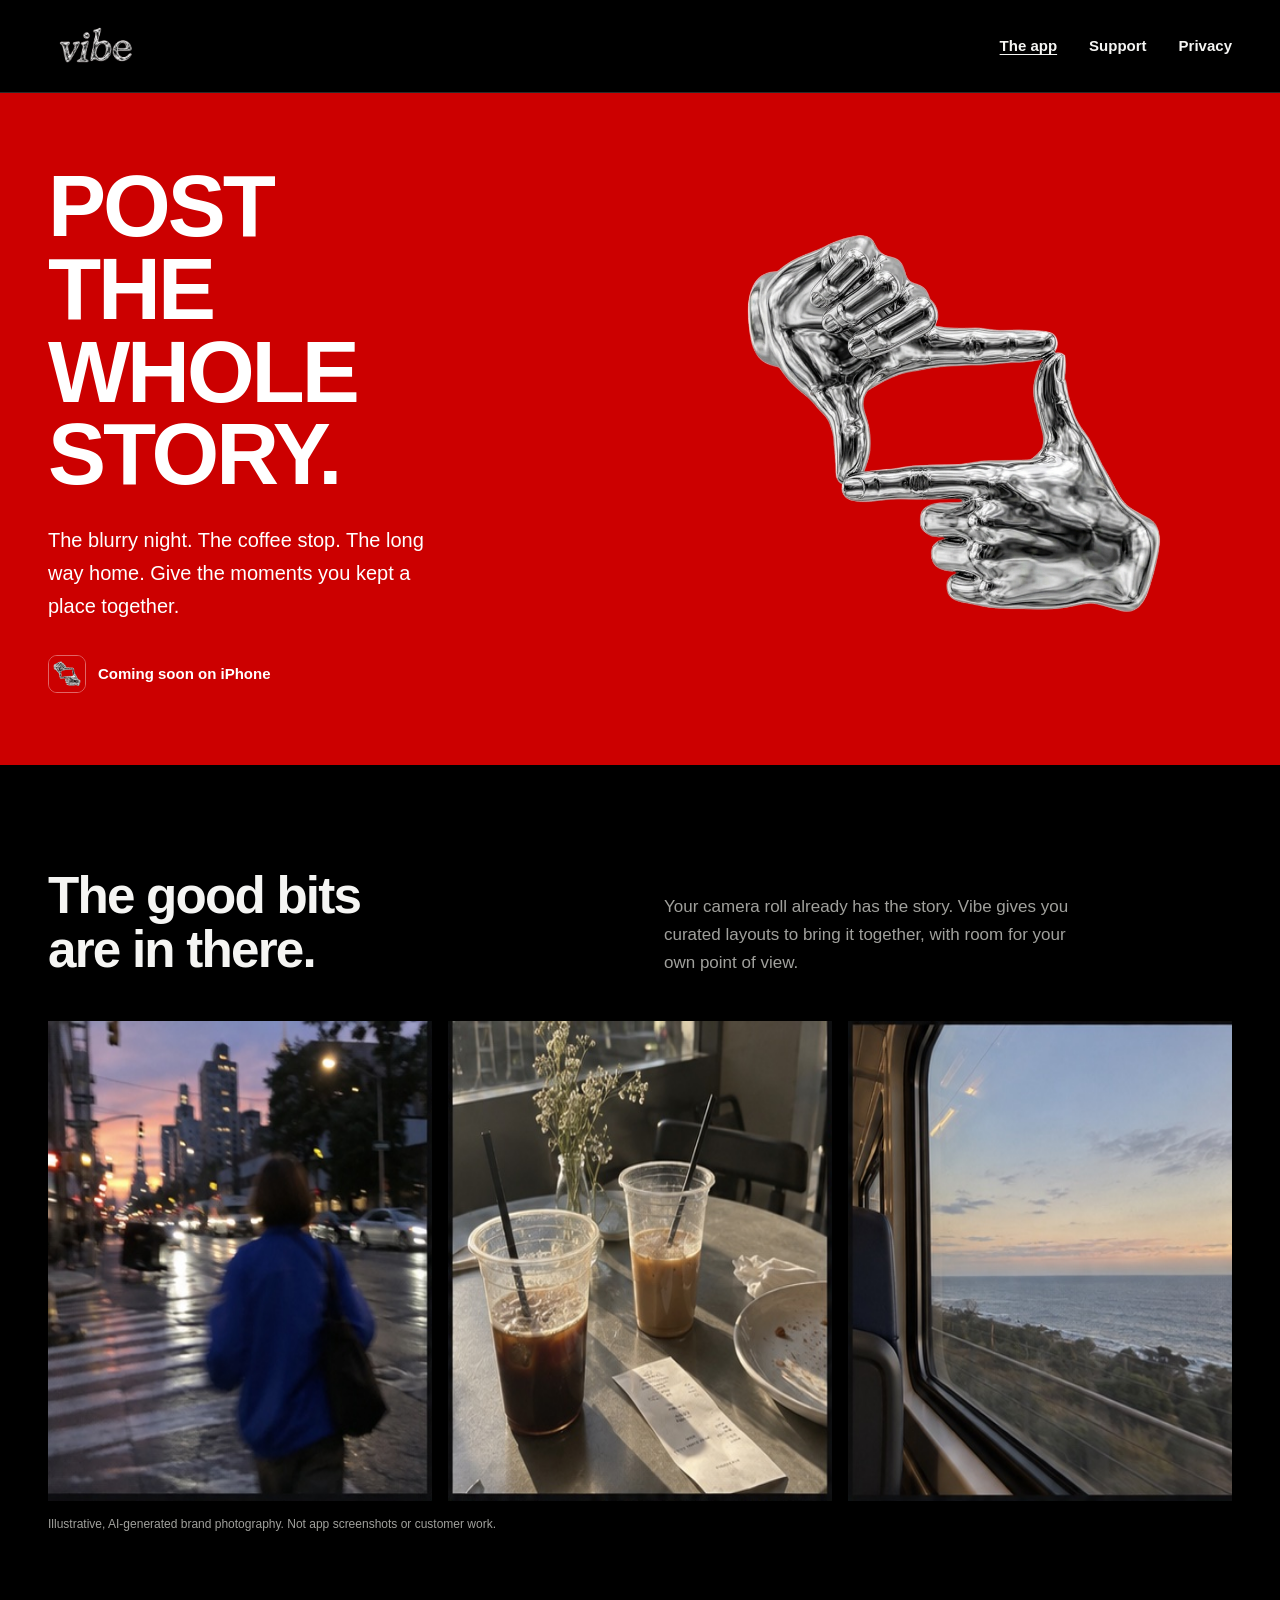
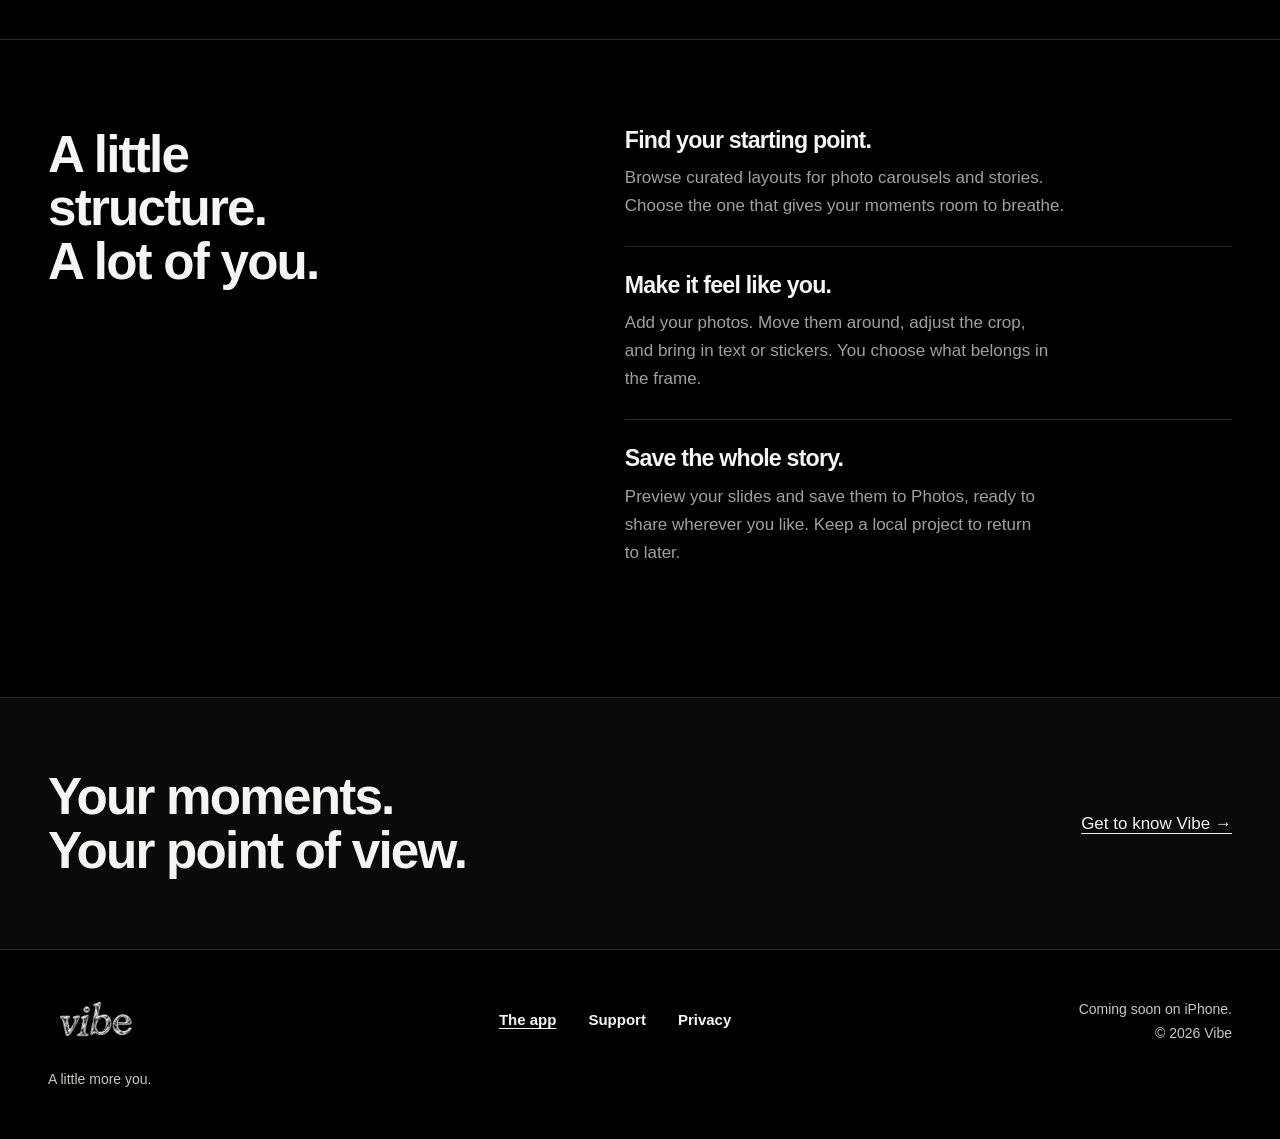
<file: site/index.html>
<!doctype html>
<html lang="en">
<head>
  <meta charset="utf-8">
  <meta name="viewport" content="width=device-width, initial-scale=1">
  <meta name="theme-color" content="#CC0000">
  <meta name="description" content="Turn your camera-roll moments into photo carousels and stories. Choose a layout, make it yours, and save your slides. Coming soon on iPhone.">
  <meta property="og:title" content="Vibe — Post the whole story">
  <meta property="og:description" content="Turn your camera-roll moments into photo carousels and stories. Choose a layout, make it yours, and save your slides. Coming soon on iPhone.">
  <meta property="og:type" content="website">
  <title>Vibe — Post the whole story</title>
  <link rel="icon" href="./assets/vibe-app-icon.png" type="image/png">
  <link rel="stylesheet" href="./assets/site.css">
</head>
<body class="home">
  <a class="skip-link" href="#main">Skip to content</a>
  <header class="site-header"><div class="wrap header-inner">
    <a class="logo-link" href="./" aria-label="Vibe home"><img class="logo-img" src="./assets/vibe-logo.png" width="2095" height="996" alt="Vibe"></a>
    <nav aria-label="Main navigation"><a href="./" aria-current="page">The app</a><a href="./support/">Support</a><a href="./privacy/">Privacy</a></nav>
  </div></header>
  <main id="main" tabindex="-1">
<section class="hero" aria-labelledby="hero-title"><div class="wrap hero-grid">
  <div class="hero-copy"><h1 id="hero-title">Post the whole story.</h1>
    <p>The blurry night. The coffee stop. The long way home. Give the moments you kept a place together.</p>
    <div class="launch-note"><img src="./assets/vibe-app-icon.png" width="38" height="38" alt=""><span>Coming soon on iPhone</span></div>
  </div>
  <img class="hero-art" src="./assets/vibe-app-icon.png" width="1024" height="1024" alt="Vibe’s chrome hands forming a frame on a red background" fetchpriority="high">
</div></section>
<section class="story-section wrap" aria-labelledby="story-title">
  <div class="story-heading"><h2 id="story-title">The good bits are in there.</h2><p>Your camera roll already has the story. Vibe gives you curated layouts to bring it together, with room for your own point of view.</p></div>
  <figure><div class="photo-strip"><div class="photo street" role="img" aria-label="Illustrative photo of a rainy city walk at dusk"></div><div class="photo coffee" role="img" aria-label="Illustrative photo of iced coffees and a receipt on a café table"></div><div class="photo train" role="img" aria-label="Illustrative photo of the sea through a train window"></div></div><figcaption>Illustrative, AI-generated brand photography. Not app screenshots or customer work.</figcaption></figure>
</section>
<section class="how-section"><div class="wrap how-grid"><h2>A little structure.<br>A lot of you.</h2>
  <ul class="steps"><li><h3>Find your starting point.</h3><p>Browse curated layouts for photo carousels and stories. Choose the one that gives your moments room to breathe.</p></li>
  <li><h3>Make it feel like you.</h3><p>Add your photos. Move them around, adjust the crop, and bring in text or stickers. You choose what belongs in the frame.</p></li>
  <li><h3>Save the whole story.</h3><p>Preview your slides and save them to Photos, ready to share wherever you like. Keep a local project to return to later.</p></li></ul>
</div></section>
<section class="closing"><div class="wrap"><h2>Your moments.<br>Your point of view.</h2><a href="./support/">Get to know Vibe →</a></div></section>
</main>
  <footer class="site-footer"><div class="wrap footer-inner">
    <div><a class="logo-link" href="./" aria-label="Vibe home"><img class="logo-img" src="./assets/vibe-logo.png" width="2095" height="996" alt="Vibe"></a><p>A little more you.</p></div>
    <nav aria-label="Footer navigation"><a href="./" aria-current="page">The app</a><a href="./support/">Support</a><a href="./privacy/">Privacy</a></nav>
    <p class="footer-note">Coming soon on iPhone.<br>© 2026 Vibe</p>
  </div></footer>
</body>
</html>
</file>
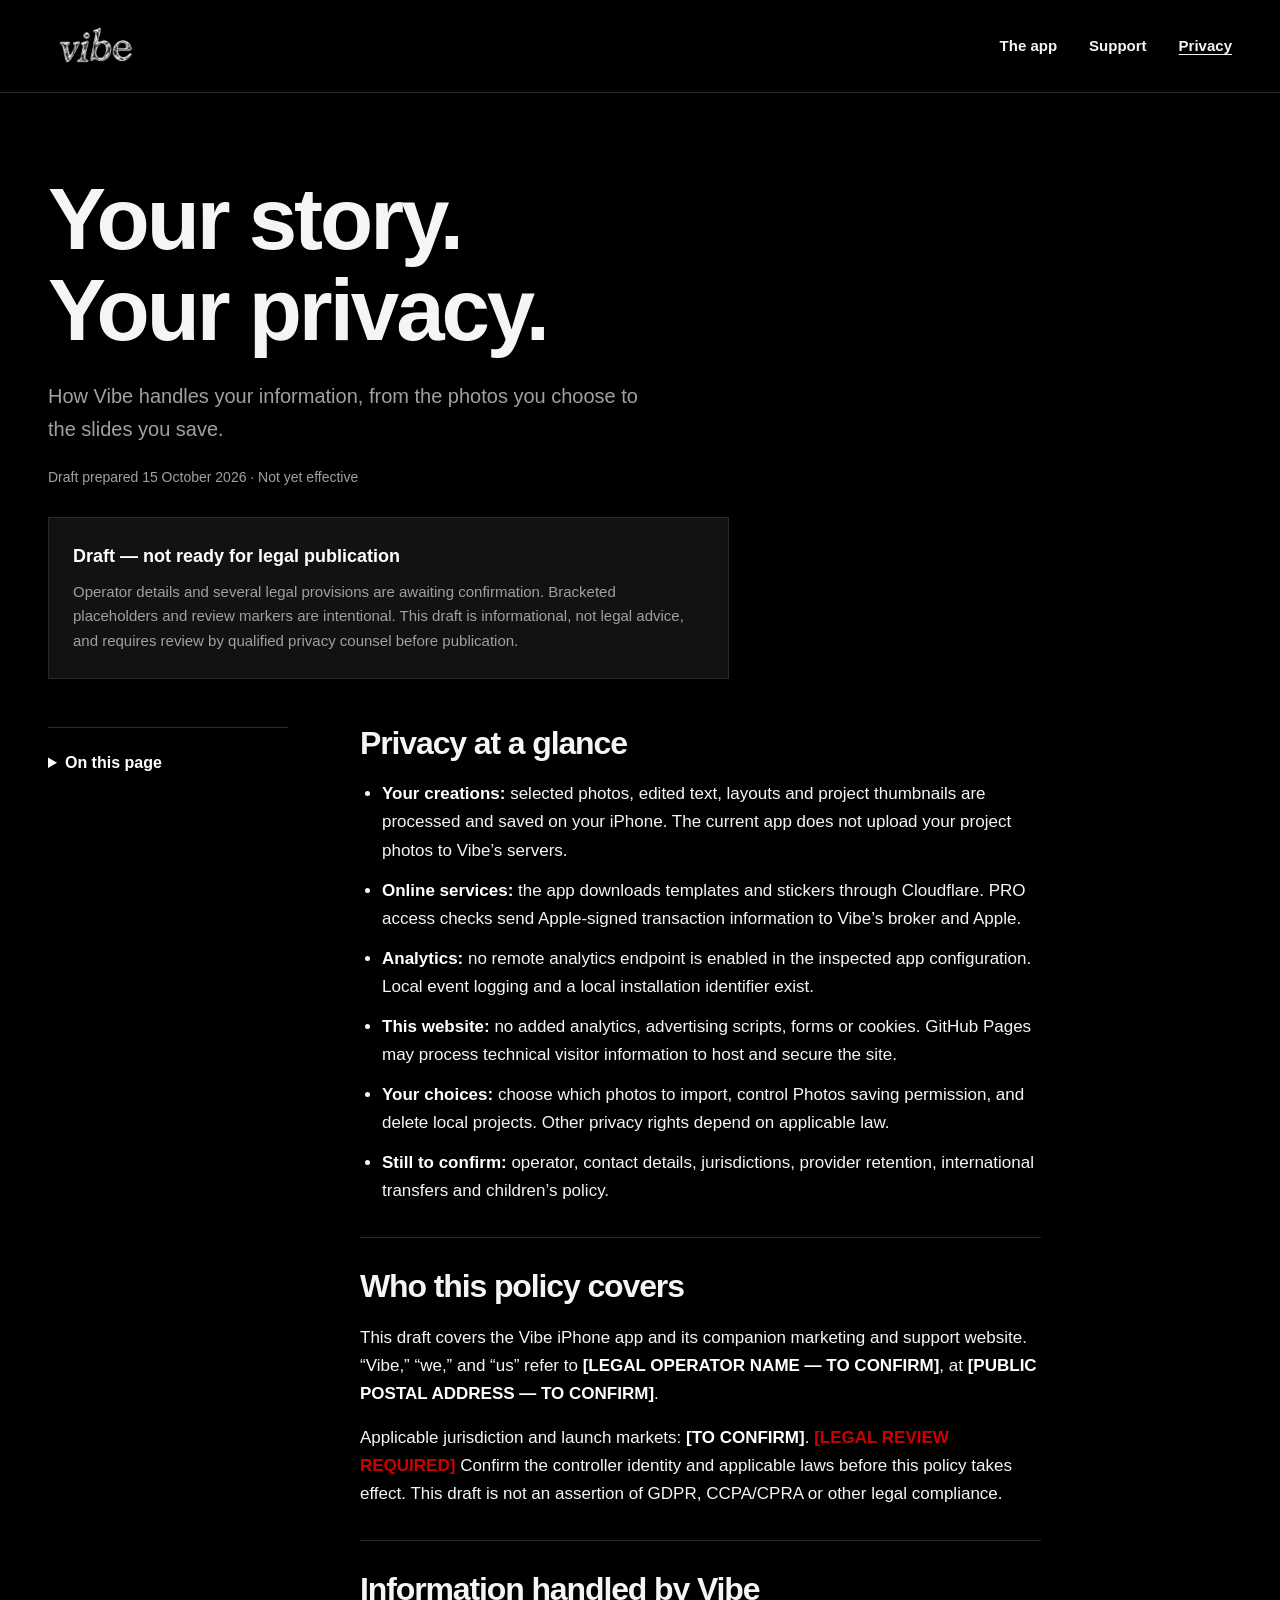
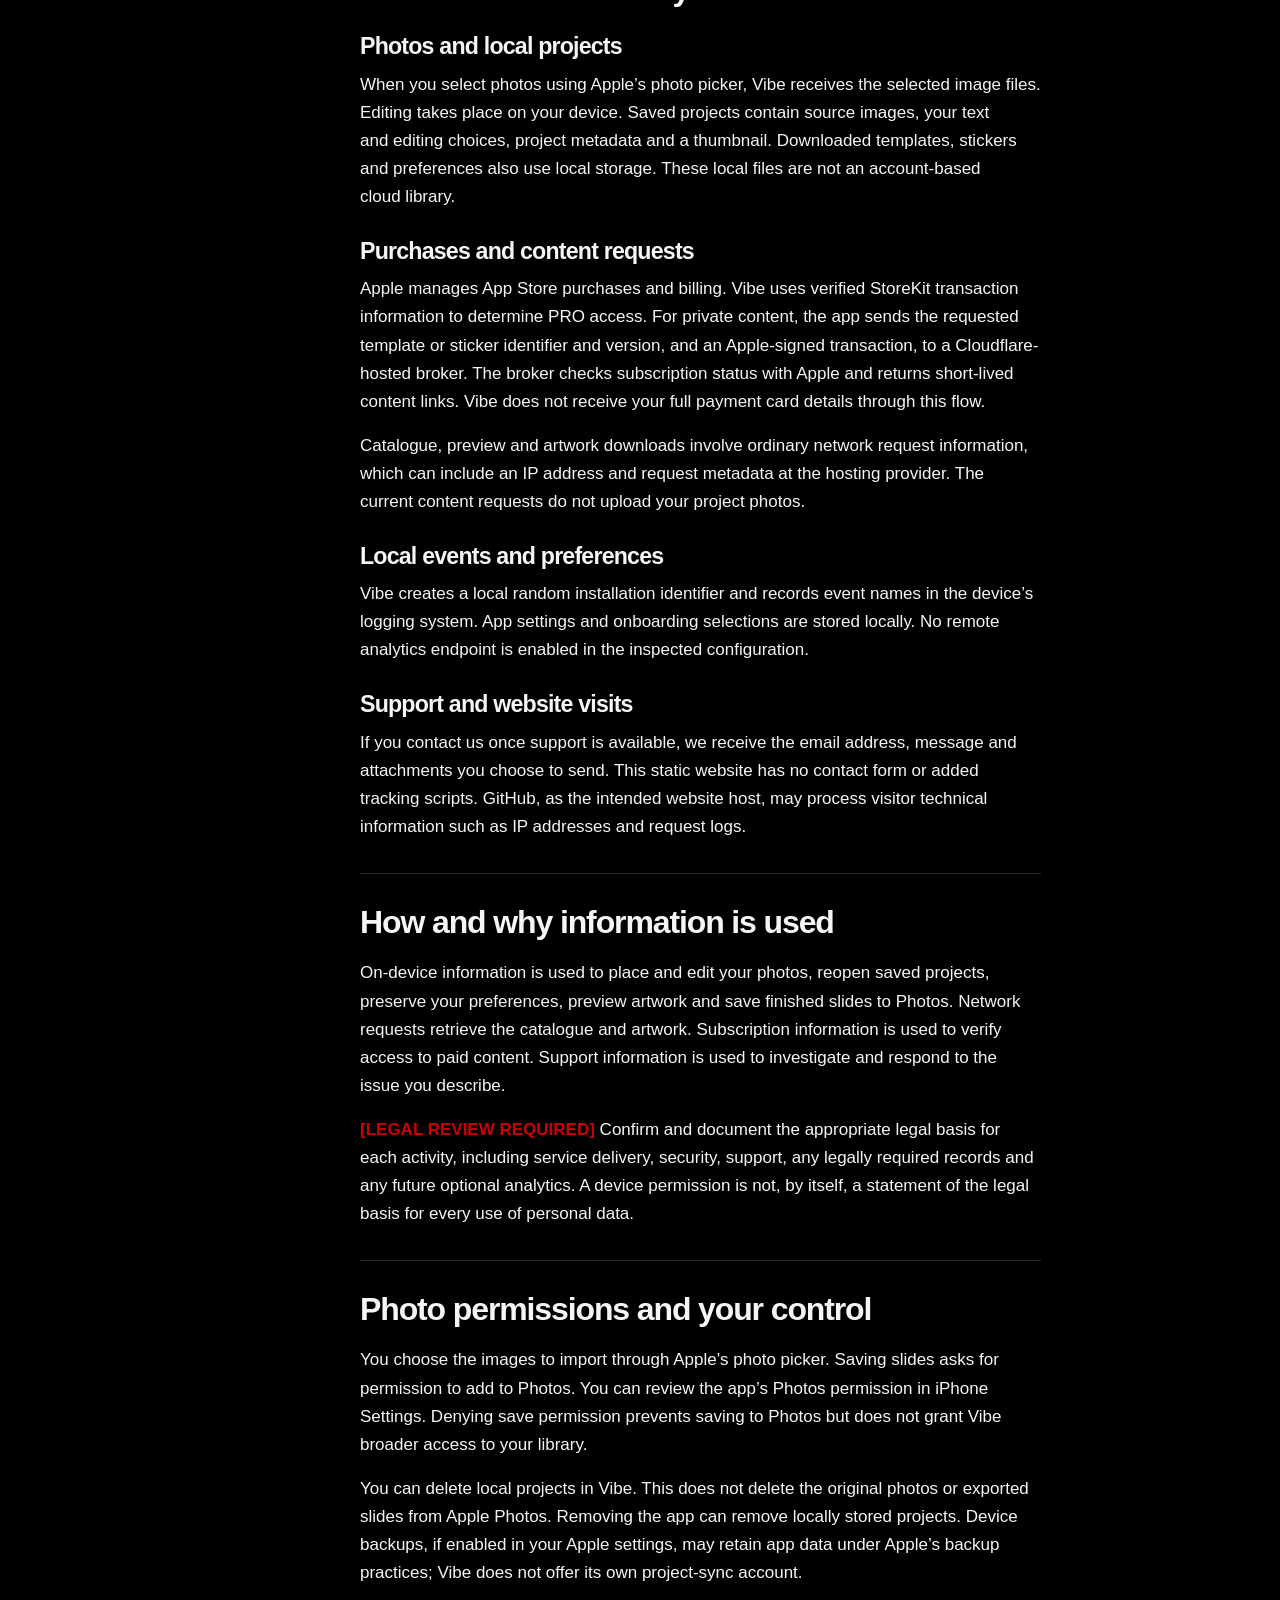
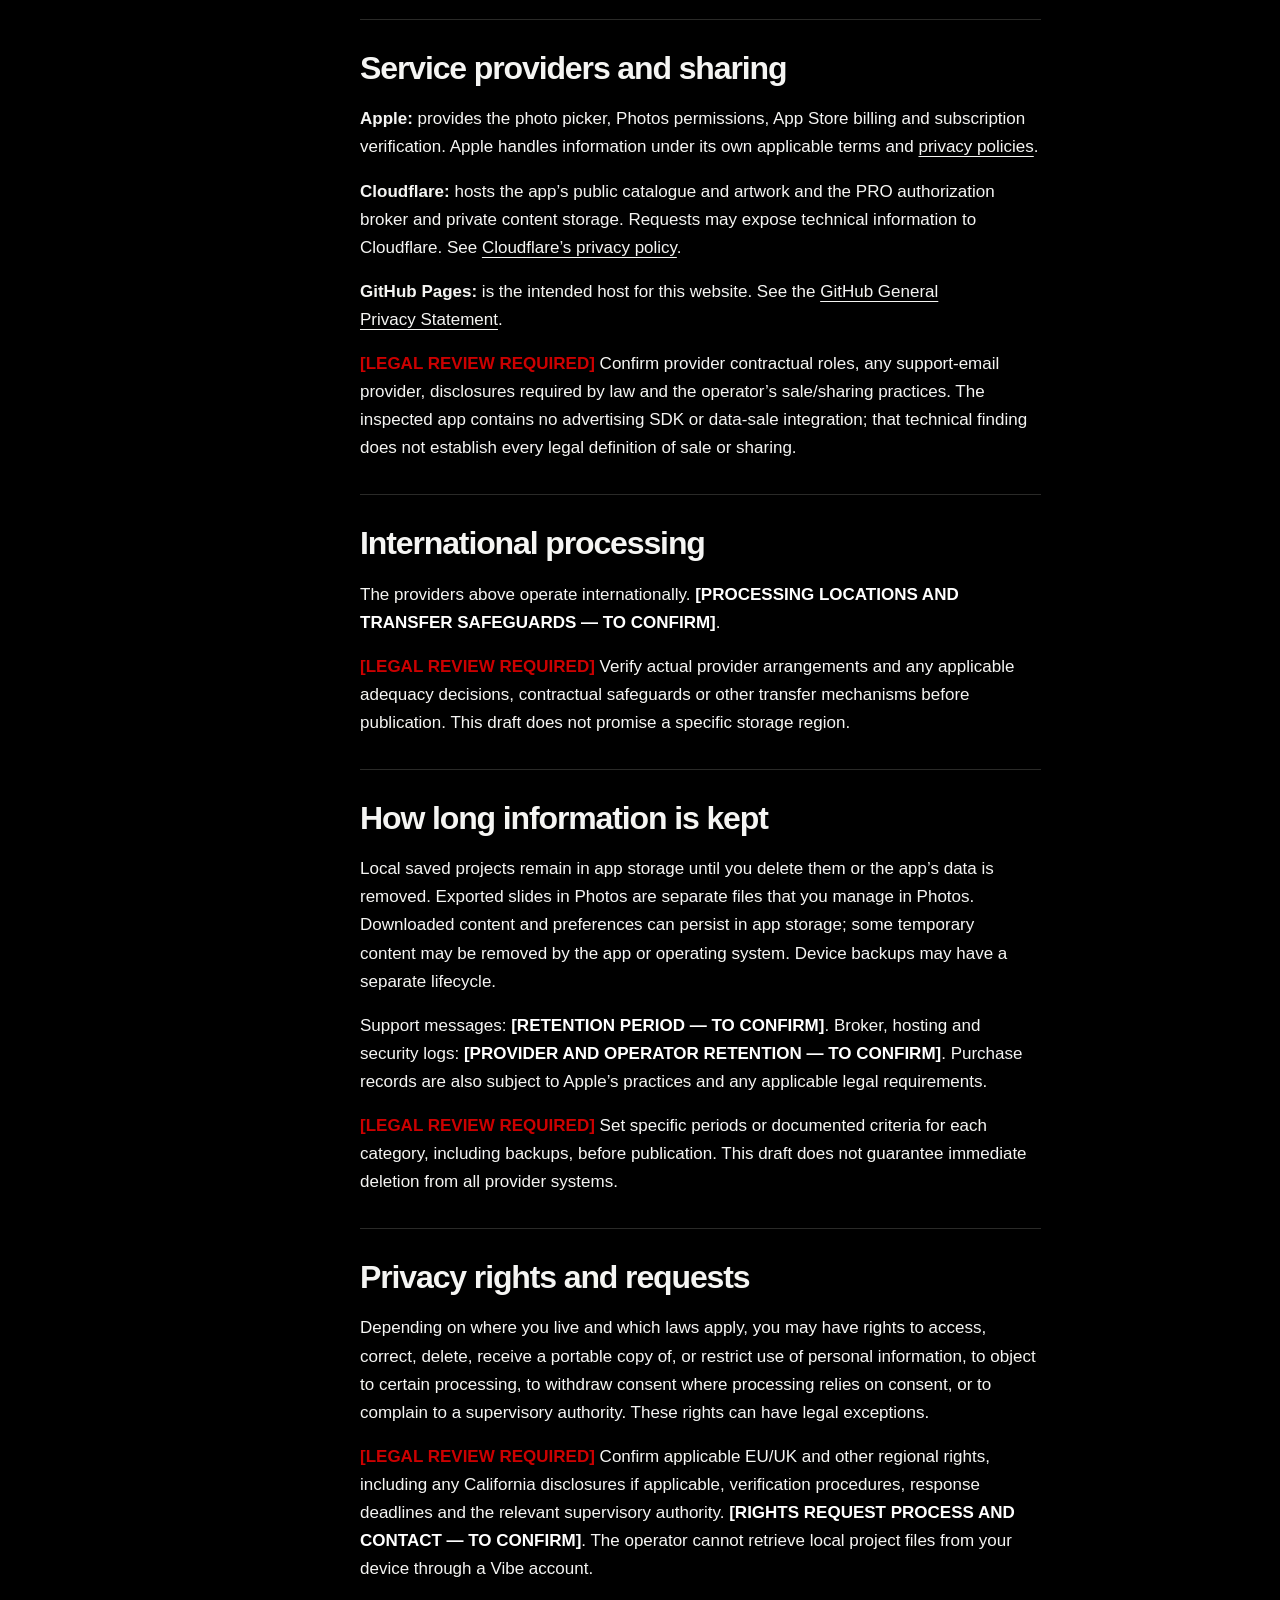
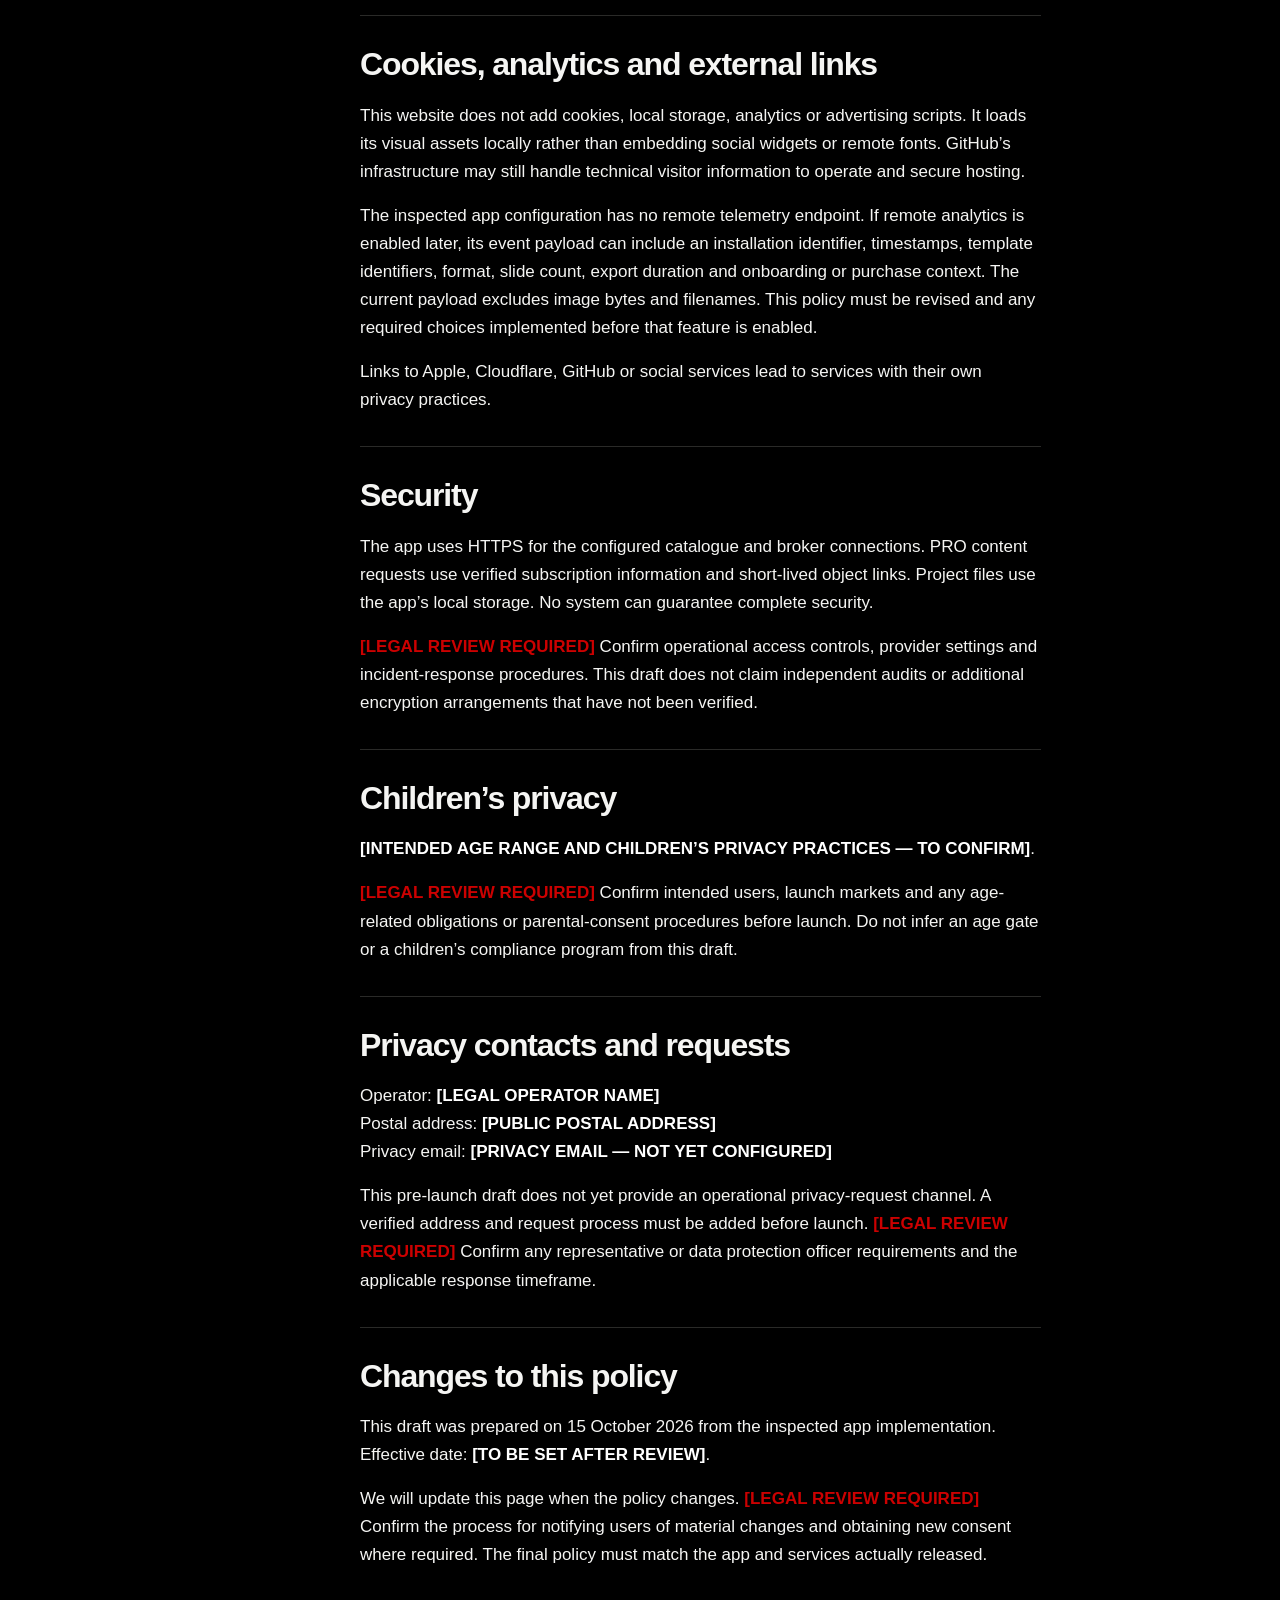
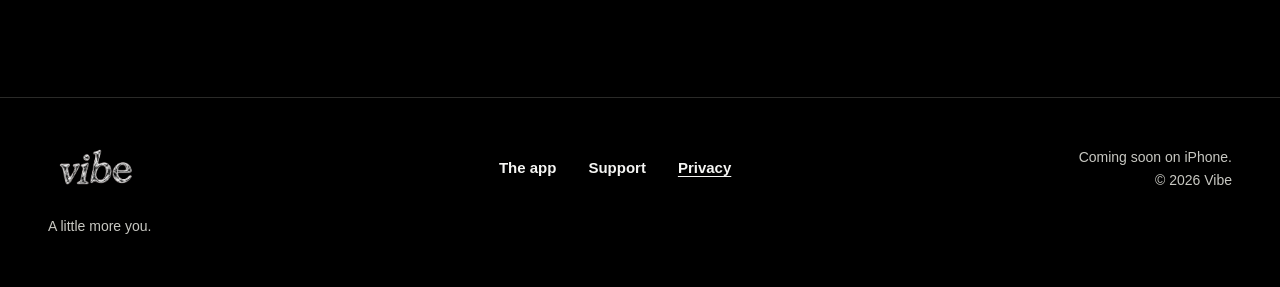
<file: site/privacy/index.html>
<!doctype html>
<html lang="en">
<head>
  <meta charset="utf-8">
  <meta name="viewport" content="width=device-width, initial-scale=1">
  <meta name="theme-color" content="#CC0000">
  <meta name="description" content="A draft explanation of how Vibe handles selected photos, local projects, subscriptions, support messages, and website visits.">
  <meta property="og:title" content="Privacy policy draft — Vibe">
  <meta property="og:description" content="A draft explanation of how Vibe handles selected photos, local projects, subscriptions, support messages, and website visits.">
  <meta property="og:type" content="website">
  <title>Privacy policy draft — Vibe</title>
  <link rel="icon" href="../assets/vibe-app-icon.png" type="image/png">
  <link rel="stylesheet" href="../assets/site.css">
</head>
<body class="privacy">
  <a class="skip-link" href="#main">Skip to content</a>
  <header class="site-header"><div class="wrap header-inner">
    <a class="logo-link" href="../" aria-label="Vibe home"><img class="logo-img" src="../assets/vibe-logo.png" width="2095" height="996" alt="Vibe"></a>
    <nav aria-label="Main navigation"><a href="../">The app</a><a href="../support/">Support</a><a href="../privacy/" aria-current="page">Privacy</a></nav>
  </div></header>
  <main id="main" tabindex="-1">
<div class="wrap page-intro"><h1>Your story.<br>Your privacy.</h1><p>How Vibe handles your information, from the photos you choose to the slides you save.</p><div class="updated">Draft prepared 15 October 2026 · Not yet effective</div><div class="notice"><strong class="draft-label">Draft — not ready for legal publication</strong><p>Operator details and several legal provisions are awaiting confirmation. Bracketed placeholders and review markers are intentional. This draft is informational, not legal advice, and requires review by qualified privacy counsel before publication.</p></div></div>
<div class="wrap content-grid"><nav class="side-nav policy-nav" aria-label="Privacy policy contents"><details><summary>On this page</summary><a href="#summary">Privacy at a glance</a><a href="#operator">Who this policy covers</a><a href="#information">Information handled by Vibe</a><a href="#uses">How and why information is used</a><a href="#permissions">Photo permissions and your control</a><a href="#sharing">Service providers and sharing</a><a href="#transfers">International processing</a><a href="#retention">How long information is kept</a><a href="#rights">Privacy rights and requests</a><a href="#tracking">Cookies, analytics and external links</a><a href="#security">Security</a><a href="#children">Children’s privacy</a><a href="#contact">Privacy contacts and requests</a><a href="#changes">Changes to this policy</a></details></nav><article class="reading" aria-label="Draft privacy policy"><section id="summary"><h2>Privacy at a glance</h2><ul class="summary-list"><li><strong>Your creations:</strong> selected photos, edited text, layouts and project thumbnails are processed and saved on your iPhone. The current app does not upload your project photos to Vibe’s servers.</li><li><strong>Online services:</strong> the app downloads templates and stickers through Cloudflare. PRO access checks send Apple-signed transaction information to Vibe’s broker and Apple.</li><li><strong>Analytics:</strong> no remote analytics endpoint is enabled in the inspected app configuration. Local event logging and a local installation identifier exist.</li><li><strong>This website:</strong> no added analytics, advertising scripts, forms or cookies. GitHub Pages may process technical visitor information to host and secure the site.</li><li><strong>Your choices:</strong> choose which photos to import, control Photos saving permission, and delete local projects. Other privacy rights depend on applicable law.</li><li><strong>Still to confirm:</strong> operator, contact details, jurisdictions, provider retention, international transfers and children’s policy.</li></ul></section><section id="operator"><h2>Who this policy covers</h2><p>This draft covers the Vibe iPhone app and its companion marketing and support website. “Vibe,” “we,” and “us” refer to <span class="placeholder">[LEGAL OPERATOR NAME — TO CONFIRM]</span>, at <span class="placeholder">[PUBLIC POSTAL ADDRESS — TO CONFIRM]</span>.</p><p>Applicable jurisdiction and launch markets: <span class="placeholder">[TO CONFIRM]</span>. <span class="draft-label">[LEGAL REVIEW REQUIRED]</span> Confirm the controller identity and applicable laws before this policy takes effect. This draft is not an assertion of GDPR, CCPA/CPRA or other legal compliance.</p></section><section id="information"><h2>Information handled by Vibe</h2><h3>Photos and local projects</h3><p>When you select photos using Apple’s photo picker, Vibe receives the selected image files. Editing takes place on your device. Saved projects contain source images, your text and editing choices, project metadata and a thumbnail. Downloaded templates, stickers and preferences also use local storage. These local files are not an account-based cloud library.</p><h3>Purchases and content requests</h3><p>Apple manages App Store purchases and billing. Vibe uses verified StoreKit transaction information to determine PRO access. For private content, the app sends the requested template or sticker identifier and version, and an Apple-signed transaction, to a Cloudflare-hosted broker. The broker checks subscription status with Apple and returns short-lived content links. Vibe does not receive your full payment card details through this flow.</p><p>Catalogue, preview and artwork downloads involve ordinary network request information, which can include an IP address and request metadata at the hosting provider. The current content requests do not upload your project photos.</p><h3>Local events and preferences</h3><p>Vibe creates a local random installation identifier and records event names in the device’s logging system. App settings and onboarding selections are stored locally. No remote analytics endpoint is enabled in the inspected configuration.</p><h3>Support and website visits</h3><p>If you contact us once support is available, we receive the email address, message and attachments you choose to send. This static website has no contact form or added tracking scripts. GitHub, as the intended website host, may process visitor technical information such as IP addresses and request logs.</p></section><section id="uses"><h2>How and why information is used</h2><p>On-device information is used to place and edit your photos, reopen saved projects, preserve your preferences, preview artwork and save finished slides to Photos. Network requests retrieve the catalogue and artwork. Subscription information is used to verify access to paid content. Support information is used to investigate and respond to the issue you describe.</p><p><span class="draft-label">[LEGAL REVIEW REQUIRED]</span> Confirm and document the appropriate legal basis for each activity, including service delivery, security, support, any legally required records and any future optional analytics. A device permission is not, by itself, a statement of the legal basis for every use of personal data.</p></section><section id="permissions"><h2>Photo permissions and your control</h2><p>You choose the images to import through Apple’s photo picker. Saving slides asks for permission to add to Photos. You can review the app’s Photos permission in iPhone Settings. Denying save permission prevents saving to Photos but does not grant Vibe broader access to your library.</p><p>You can delete local projects in Vibe. This does not delete the original photos or exported slides from Apple Photos. Removing the app can remove locally stored projects. Device backups, if enabled in your Apple settings, may retain app data under Apple’s backup practices; Vibe does not offer its own project-sync account.</p></section><section id="sharing"><h2>Service providers and sharing</h2><p><strong>Apple:</strong> provides the photo picker, Photos permissions, App Store billing and subscription verification. Apple handles information under its own applicable terms and <a href="https://www.apple.com/legal/privacy/">privacy policies</a>.</p><p><strong>Cloudflare:</strong> hosts the app’s public catalogue and artwork and the PRO authorization broker and private content storage. Requests may expose technical information to Cloudflare. See <a href="https://www.cloudflare.com/privacypolicy/">Cloudflare’s privacy policy</a>.</p><p><strong>GitHub Pages:</strong> is the intended host for this website. See the <a href="https://docs.github.com/en/site-policy/privacy-policies/github-general-privacy-statement">GitHub General Privacy Statement</a>.</p><p><span class="draft-label">[LEGAL REVIEW REQUIRED]</span> Confirm provider contractual roles, any support-email provider, disclosures required by law and the operator’s sale/sharing practices. The inspected app contains no advertising SDK or data-sale integration; that technical finding does not establish every legal definition of sale or sharing.</p></section><section id="transfers"><h2>International processing</h2><p>The providers above operate internationally. <span class="placeholder">[PROCESSING LOCATIONS AND TRANSFER SAFEGUARDS — TO CONFIRM]</span>.</p><p><span class="draft-label">[LEGAL REVIEW REQUIRED]</span> Verify actual provider arrangements and any applicable adequacy decisions, contractual safeguards or other transfer mechanisms before publication. This draft does not promise a specific storage region.</p></section><section id="retention"><h2>How long information is kept</h2><p>Local saved projects remain in app storage until you delete them or the app’s data is removed. Exported slides in Photos are separate files that you manage in Photos. Downloaded content and preferences can persist in app storage; some temporary content may be removed by the app or operating system. Device backups may have a separate lifecycle.</p><p>Support messages: <span class="placeholder">[RETENTION PERIOD — TO CONFIRM]</span>. Broker, hosting and security logs: <span class="placeholder">[PROVIDER AND OPERATOR RETENTION — TO CONFIRM]</span>. Purchase records are also subject to Apple’s practices and any applicable legal requirements.</p><p><span class="draft-label">[LEGAL REVIEW REQUIRED]</span> Set specific periods or documented criteria for each category, including backups, before publication. This draft does not guarantee immediate deletion from all provider systems.</p></section><section id="rights"><h2>Privacy rights and requests</h2><p>Depending on where you live and which laws apply, you may have rights to access, correct, delete, receive a portable copy of, or restrict use of personal information, to object to certain processing, to withdraw consent where processing relies on consent, or to complain to a supervisory authority. These rights can have legal exceptions.</p><p><span class="draft-label">[LEGAL REVIEW REQUIRED]</span> Confirm applicable EU/UK and other regional rights, including any California disclosures if applicable, verification procedures, response deadlines and the relevant supervisory authority. <span class="placeholder">[RIGHTS REQUEST PROCESS AND CONTACT — TO CONFIRM]</span>. The operator cannot retrieve local project files from your device through a Vibe account.</p></section><section id="tracking"><h2>Cookies, analytics and external links</h2><p>This website does not add cookies, local storage, analytics or advertising scripts. It loads its visual assets locally rather than embedding social widgets or remote fonts. GitHub’s infrastructure may still handle technical visitor information to operate and secure hosting.</p><p>The inspected app configuration has no remote telemetry endpoint. If remote analytics is enabled later, its event payload can include an installation identifier, timestamps, template identifiers, format, slide count, export duration and onboarding or purchase context. The current payload excludes image bytes and filenames. This policy must be revised and any required choices implemented before that feature is enabled.</p><p>Links to Apple, Cloudflare, GitHub or social services lead to services with their own privacy practices.</p></section><section id="security"><h2>Security</h2><p>The app uses HTTPS for the configured catalogue and broker connections. PRO content requests use verified subscription information and short-lived object links. Project files use the app’s local storage. No system can guarantee complete security.</p><p><span class="draft-label">[LEGAL REVIEW REQUIRED]</span> Confirm operational access controls, provider settings and incident-response procedures. This draft does not claim independent audits or additional encryption arrangements that have not been verified.</p></section><section id="children"><h2>Children’s privacy</h2><p><span class="placeholder">[INTENDED AGE RANGE AND CHILDREN’S PRIVACY PRACTICES — TO CONFIRM]</span>.</p><p><span class="draft-label">[LEGAL REVIEW REQUIRED]</span> Confirm intended users, launch markets and any age-related obligations or parental-consent procedures before launch. Do not infer an age gate or a children’s compliance program from this draft.</p></section><section id="contact"><h2>Privacy contacts and requests</h2><p>Operator: <span class="placeholder">[LEGAL OPERATOR NAME]</span><br>Postal address: <span class="placeholder">[PUBLIC POSTAL ADDRESS]</span><br>Privacy email: <span class="placeholder">[PRIVACY EMAIL — NOT YET CONFIGURED]</span></p><p>This pre-launch draft does not yet provide an operational privacy-request channel. A verified address and request process must be added before launch. <span class="draft-label">[LEGAL REVIEW REQUIRED]</span> Confirm any representative or data protection officer requirements and the applicable response timeframe.</p></section><section id="changes"><h2>Changes to this policy</h2><p>This draft was prepared on 15 October 2026 from the inspected app implementation. Effective date: <span class="placeholder">[TO BE SET AFTER REVIEW]</span>.</p><p>We will update this page when the policy changes. <span class="draft-label">[LEGAL REVIEW REQUIRED]</span> Confirm the process for notifying users of material changes and obtaining new consent where required. The final policy must match the app and services actually released.</p></section></article></div>
</main>
  <footer class="site-footer"><div class="wrap footer-inner">
    <div><a class="logo-link" href="../" aria-label="Vibe home"><img class="logo-img" src="../assets/vibe-logo.png" width="2095" height="996" alt="Vibe"></a><p>A little more you.</p></div>
    <nav aria-label="Footer navigation"><a href="../">The app</a><a href="../support/">Support</a><a href="../privacy/" aria-current="page">Privacy</a></nav>
    <p class="footer-note">Coming soon on iPhone.<br>© 2026 Vibe</p>
  </div></footer>
</body>
</html>
</file>
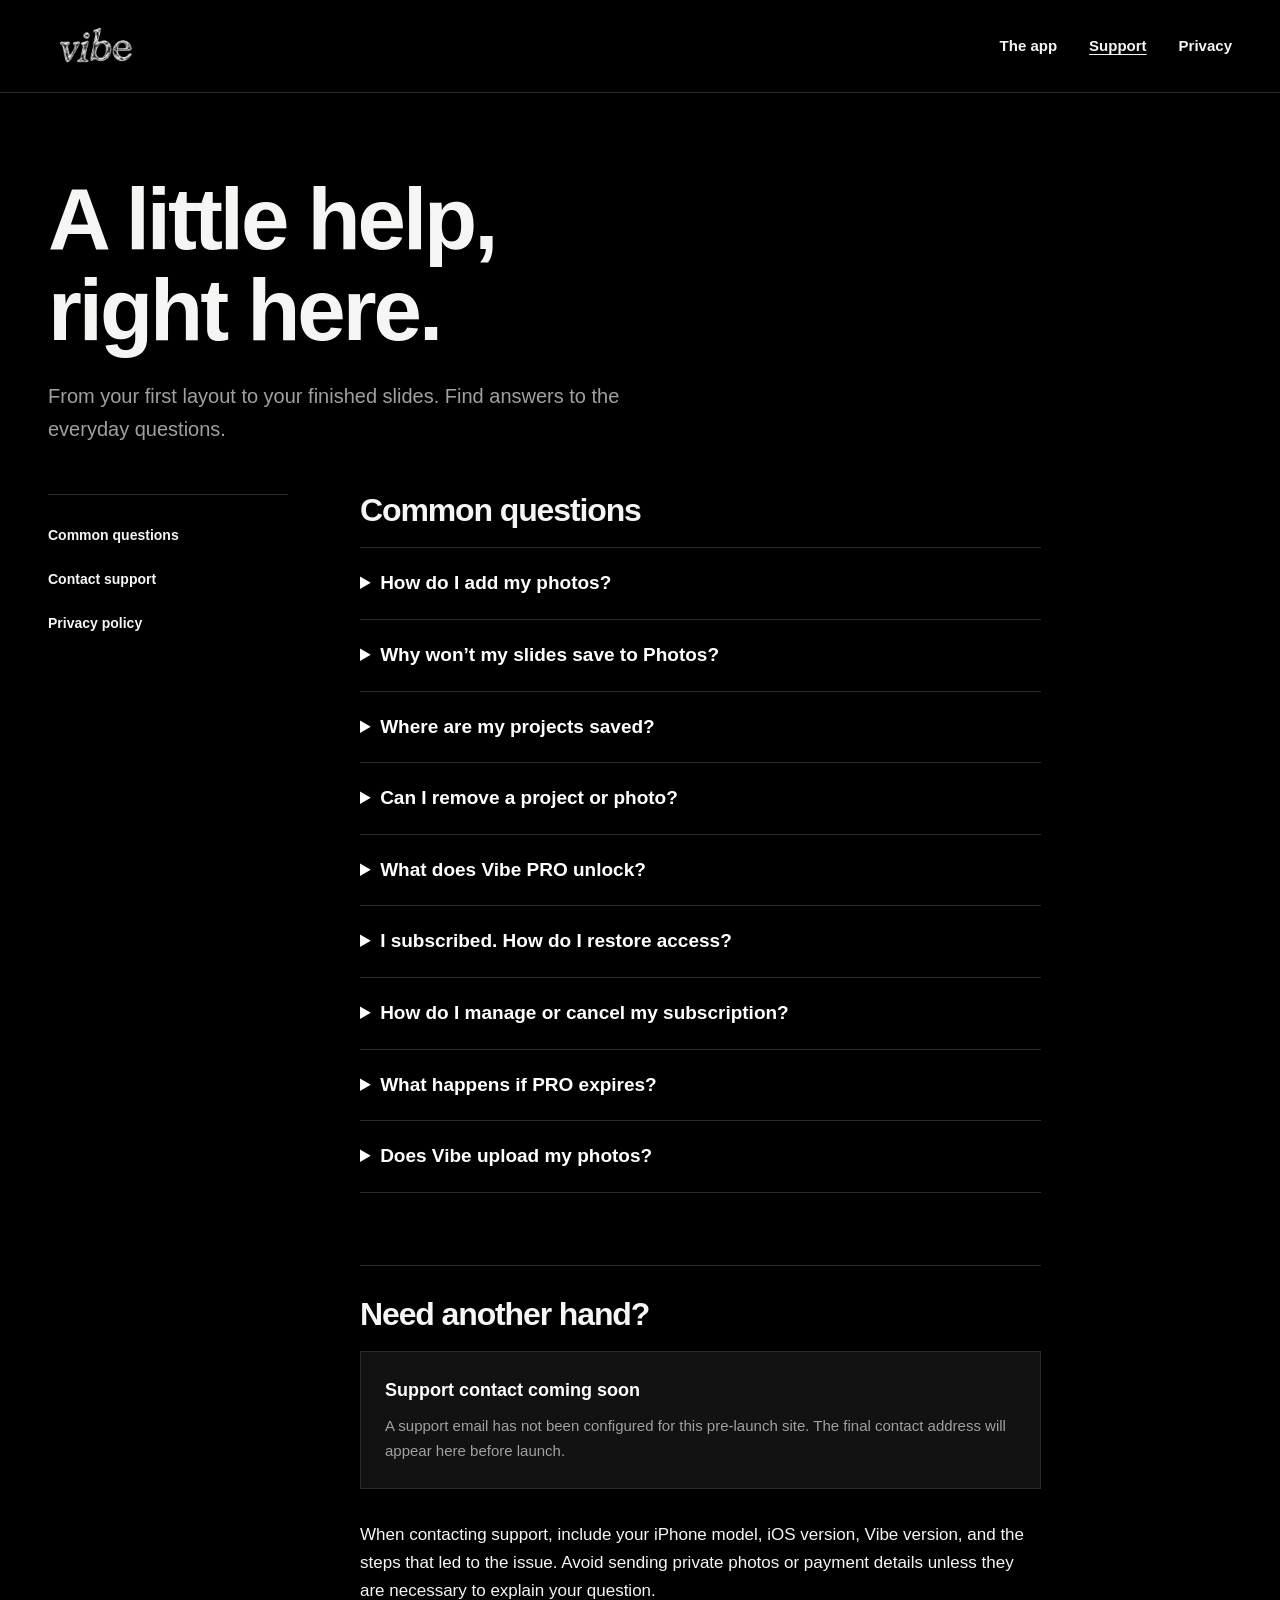
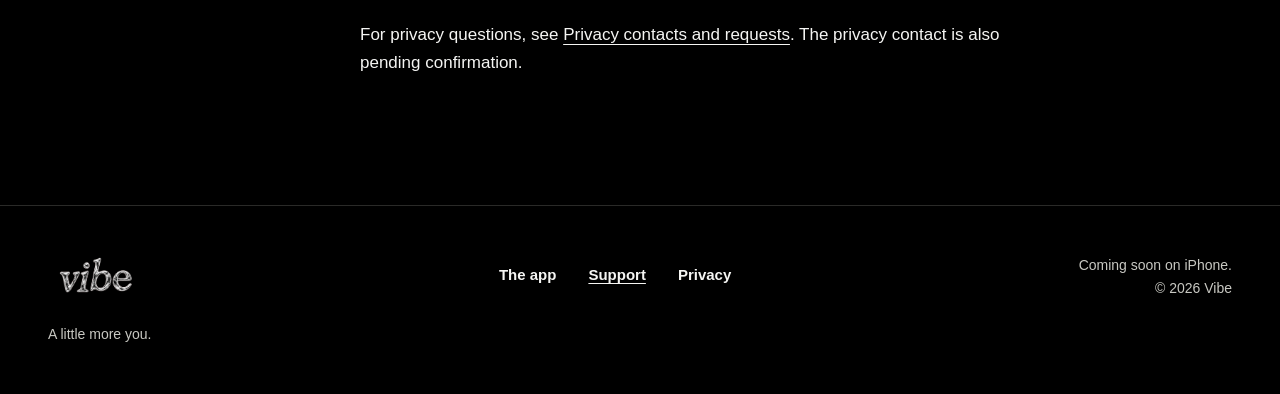
<file: site/support/index.html>
<!doctype html>
<html lang="en">
<head>
  <meta charset="utf-8">
  <meta name="viewport" content="width=device-width, initial-scale=1">
  <meta name="theme-color" content="#CC0000">
  <meta name="description" content="Help with adding photos, saving slides, local projects, Vibe PRO, restoring purchases, and managing subscriptions.">
  <meta property="og:title" content="Support — Vibe">
  <meta property="og:description" content="Help with adding photos, saving slides, local projects, Vibe PRO, restoring purchases, and managing subscriptions.">
  <meta property="og:type" content="website">
  <title>Support — Vibe</title>
  <link rel="icon" href="../assets/vibe-app-icon.png" type="image/png">
  <link rel="stylesheet" href="../assets/site.css">
</head>
<body class="support">
  <a class="skip-link" href="#main">Skip to content</a>
  <header class="site-header"><div class="wrap header-inner">
    <a class="logo-link" href="../" aria-label="Vibe home"><img class="logo-img" src="../assets/vibe-logo.png" width="2095" height="996" alt="Vibe"></a>
    <nav aria-label="Main navigation"><a href="../">The app</a><a href="../support/" aria-current="page">Support</a><a href="../privacy/">Privacy</a></nav>
  </div></header>
  <main id="main" tabindex="-1">
<div class="wrap page-intro"><h1>A little help,<br>right here.</h1><p>From your first layout to your finished slides. Find answers to the everyday questions.</p></div>
<div class="wrap content-grid"><nav class="side-nav" aria-label="On this page"><a href="#questions">Common questions</a><a href="#contact">Contact support</a><a href="../privacy/">Privacy policy</a></nav>
<div class="reading"><section id="questions"><h2>Common questions</h2><details><summary>How do I add my photos?</summary><p>Choose a layout, then use Add photos in the editor to open Apple’s photo picker. Select the images you want to use and place them in your layout. Vibe receives the images you choose; this flow does not request access to browse your entire photo library.</p></details><details><summary>Why won’t my slides save to Photos?</summary><p>Vibe asks for permission to add images to Photos when you save. If access was denied, open iPhone Settings, find Vibe under Apps, and review its Photos permission. Allow adding photos if that option is shown, then try again. Also check that your device has enough free storage.</p></details><details><summary>Where are my projects saved?</summary><p>Saved projects live locally in Vibe on your iPhone. Find them in Projects to continue editing. Vibe does not provide account-based project sync. Keep exported copies of important work; deleting the app can remove its locally stored projects.</p></details><details><summary>Can I remove a project or photo?</summary><p>Delete a project from Projects, using its delete action or selection mode. This removes the project’s local copy, not the original images in your photo library. Slides already saved to Photos are separate copies; delete those in Photos if you no longer want them.</p></details><details><summary>What does Vibe PRO unlock?</summary><p>PRO gives access to premium layouts, stickers and fonts, and supports projects with up to 20 slides. Free projects support up to 10 slides. Check the in-app offer for the current price and any trial eligibility; pricing and availability are supplied by the App Store.</p></details><details><summary>I subscribed. How do I restore access?</summary><p>Use the Apple Account that made the purchase. Open a Vibe PRO offer screen and tap Restore Purchases. An active subscription is required. If access has not returned, check your subscription status in iPhone Settings and try again with an internet connection.</p></details><details><summary>How do I manage or cancel my subscription?</summary><p>Open iPhone Settings, tap your name, then Subscriptions. Select Vibe to review or cancel your subscription. Removing Vibe from your phone does not cancel a subscription. <a href="https://support.apple.com/en-us/118428">Read Apple’s subscription instructions</a>.</p></details><details><summary>What happens if PRO expires?</summary><p>Your projects remain editable and available to preview. Exporting projects with more than 10 slides, or with premium content, requires active PRO access. You can also remove premium content and bring the project within the free limits.</p></details><details><summary>Does Vibe upload my photos?</summary><p>The current app edits and stores project photos on your device. It does not upload those photos to Vibe’s content servers. It connects to download layouts and artwork and to check PRO access. <a href="../privacy/">Read the draft privacy policy</a> for the details.</p></details></section>
<section id="contact" class="contact-block"><h2>Need another hand?</h2><div class="notice"><strong>Support contact coming soon</strong><p>A support email has not been configured for this pre-launch site. The final contact address will appear here before launch.</p></div><p>When contacting support, include your iPhone model, iOS version, Vibe version, and the steps that led to the issue. Avoid sending private photos or payment details unless they are necessary to explain your question.</p><p>For privacy questions, see <a href="../privacy/#contact">Privacy contacts and requests</a>. The privacy contact is also pending confirmation.</p></section></div></div>
</main>
  <footer class="site-footer"><div class="wrap footer-inner">
    <div><a class="logo-link" href="../" aria-label="Vibe home"><img class="logo-img" src="../assets/vibe-logo.png" width="2095" height="996" alt="Vibe"></a><p>A little more you.</p></div>
    <nav aria-label="Footer navigation"><a href="../">The app</a><a href="../support/" aria-current="page">Support</a><a href="../privacy/">Privacy</a></nav>
    <p class="footer-note">Coming soon on iPhone.<br>© 2026 Vibe</p>
  </div></footer>
</body>
</html>
</file>
<file: site/assets/site.css>
:root {
  --red: #cc0000;
  --ink: #f5f5f3;
  --paper: #000000;
  --surface: #121212;
  --muted: #a0a09c;
  --line: #2a2a28;
  --font: -apple-system, BlinkMacSystemFont, "Segoe UI", Helvetica, Arial, sans-serif;
}
* { box-sizing: border-box; }
html { scroll-behavior: smooth; scroll-padding-top: 24px; }
body { margin: 0; background: var(--paper); color: var(--ink); font: 17px/1.65 var(--font); }
h1, h2, h3, p, figure { margin: 0; }
h1, h2, h3 { line-height: 1.05; letter-spacing: -.035em; text-wrap: balance; }
h1, h2 { font-weight: 800; }
h1 { font-size: clamp(3.25rem, 6.8vw, 6rem); }
h2 { font-size: clamp(2.25rem, 4vw, 3.75rem); }
h3 { font-size: 1.45rem; }
p { text-wrap: pretty; }
a { color: inherit; text-underline-offset: .22em; text-decoration-thickness: 1px; }
a:hover { text-decoration-thickness: 2px; }
a:focus-visible, summary:focus-visible { outline: 3px solid var(--red); outline-offset: 5px; }
.hero a:focus-visible, .site-footer a:focus-visible { outline-color: var(--ink); }
::selection { background: var(--red); color: #ffffff; }
.hero ::selection { background: #ffffff; color: var(--red); }
.wrap { width: min(1280px, calc(100% - 96px)); margin-inline: auto; }
.site-header { background: #000000; border-bottom: 1px solid var(--line); }
.header-inner { min-height: 92px; display: flex; justify-content: space-between; align-items: center; gap: 24px; }
.logo-link { display: inline-flex; align-items: center; text-decoration: none; }
.logo-img { height: 44px; width: auto; max-width: 140px; display: block; object-fit: contain; }
.wordmark { font-size: 44px; font-weight: 850; line-height: 1; letter-spacing: -.04em; text-decoration: none; }
.wordmark span { color: var(--red); }
nav { display: flex; align-items: center; gap: 32px; font-size: 15px; font-weight: 600; }
nav a { display: inline-flex; align-items: center; min-height: 44px; text-decoration: none; }
nav a:hover, nav a[aria-current] { text-decoration: underline; }
.skip-link { position: fixed; left: 16px; top: -100px; z-index: 10; background: #ffffff; color: #000000; padding: 12px 20px; }
.skip-link:focus { top: 16px; }
main:focus { outline: none; }
.hero { background: var(--red); color: #ffffff; }
.hero-grid { display: grid; grid-template-columns: 1.1fr 1fr; align-items: center; gap: 16px; min-height: 640px; padding-block: 58px; }
.hero h1 { max-width: 8ch; text-transform: uppercase; line-height: .95; }
.hero-copy > p { max-width: 37ch; font-size: 20px; margin-top: 28px; }
.launch-note { display: flex; align-items: center; gap: 12px; font-size: 15px; font-weight: 650; margin-top: 32px; }
.launch-note img { width: 38px; height: 38px; border: 1px solid rgba(255, 255, 255, 0.4); border-radius: 9px; }
.hero-art { width: 100%; height: auto; display: block; }
.story-section { padding-block: 104px; }
.story-heading { display: grid; grid-template-columns: 1fr 1fr; gap: 48px; align-items: end; margin-bottom: 44px; }
.story-heading h2 { max-width: 11ch; }
.story-heading p { max-width: 44ch; color: var(--muted); }
.photo-strip { display: grid; grid-template-columns: 1fr 1fr 1fr; gap: 16px; }
.photo { aspect-ratio: 4/5; background-image: url('./camera-roll-atlas.jpg'); background-size: 300% 300%; }
.photo.street { background-position: 0 0; }
.photo.coffee { background-position: 50% 0; }
.photo.train { background-position: 100% 50%; }
figcaption { font-size: 12px; color: var(--muted); margin-top: 14px; }
.how-section { border-top: 1px solid var(--line); padding-block: 88px 104px; }
.how-grid { display: grid; grid-template-columns: .9fr 1.1fr; gap: 80px; }
.how-grid h2 { max-width: 10ch; }
.steps { list-style: none; padding: 0; margin: 0; }
.steps li { padding: 26px 0; border-top: 1px solid var(--line); }
.steps li:first-child { padding-top: 0; border: 0; }
.steps p { color: var(--muted); margin-top: 12px; max-width: 48ch; }
.closing { background: #0a0a0a; border-top: 1px solid var(--line); color: var(--ink); padding-block: 72px; }
.closing .wrap { display: flex; align-items: center; justify-content: space-between; gap: 36px; }
.closing h2 { max-width: 15ch; }
.closing a { white-space: nowrap; padding-block: 12px; }
.closing a:focus-visible { outline-color: var(--ink); }
.page-intro { padding-block: 80px 48px; }
.page-intro h1 { max-width: 14ch; }
.page-intro > p { font-size: 20px; color: var(--muted); max-width: 56ch; margin-top: 24px; }
.content-grid { display: grid; grid-template-columns: 240px minmax(0, 1fr); gap: 72px; padding-bottom: 96px; }
.side-nav { display: block; align-self: start; font-size: 14px; border-top: 1px solid var(--line); padding-top: 20px; }
.side-nav a { display: block; min-height: 44px; padding: 9px 0; }
.reading { max-width: 72ch; min-width: 0; }
.reading h2 { font-size: 2rem; margin-bottom: 20px; }
.reading h3 { margin-top: 28px; margin-bottom: 12px; }
.reading p + p { margin-top: 16px; }
.reading section { padding-block: 32px; border-top: 1px solid var(--line); }
.reading section:first-child { padding-top: 0; border: 0; }
.notice { padding: 24px; background: var(--surface); border: 1px solid var(--line); margin-bottom: 32px; }
.notice strong { display: block; font-size: 18px; margin-bottom: 8px; color: #ffffff; }
.notice p { font-size: 15px; color: var(--muted); }
.draft-label { color: var(--red); font-weight: 700; }
.placeholder { font-weight: 650; overflow-wrap: anywhere; color: #ffffff; }
.updated { font-size: 14px; color: var(--muted); margin-block: 20px 0; }
.summary-list { margin: 0; padding-left: 22px; }
.summary-list li strong { color: #ffffff; }
.summary-list li + li { margin-top: 12px; }
details { border-top: 1px solid var(--line); }
details:last-child { border-bottom: 1px solid var(--line); }
summary { cursor: pointer; padding: 22px 30px 22px 0; font-weight: 650; font-size: 19px; line-height: 1.4; color: #ffffff; }
summary:hover { color: var(--red); }
details p { padding-bottom: 22px; color: var(--muted); }
.contact-block { margin-top: 40px; }
.site-footer { background: #000000; color: var(--ink); border-top: 1px solid var(--line); }
.footer-inner { display: flex; align-items: start; justify-content: space-between; gap: 32px; padding-block: 48px; }
.site-footer p { font-size: 14px; margin-top: 16px; color: #c8c8c2; }
.site-footer .footer-note { margin: 0; text-align: right; }
@media (min-width: 900px) and (prefers-reduced-motion: no-preference) {
  .hero-art { animation: frame-in .8s cubic-bezier(.16, 1, .3, 1) both; }
  @keyframes frame-in { from { transform: translateY(18px); } to { transform: translateY(0); } }
}
@media (max-width: 800px) {
  .wrap { width: calc(100% - 40px); }
  .header-inner { min-height: 78px; gap: 16px; }
  nav { gap: 18px; font-size: 14px; }
  .wordmark { font-size: 38px; }
  .hero-grid { grid-template-columns: 1fr; padding-block: 48px 24px; gap: 0; min-height: auto; }
  .hero h1 { font-size: clamp(3.25rem, 12vw, 6rem); max-width: 9ch; }
  .hero-copy > p { font-size: 18px; margin-top: 24px; }
  .launch-note { margin-top: 24px; }
  .hero-art { width: min(100%, 460px); justify-self: center; }
  .story-section { padding-block: 64px; }
  .story-heading, .how-grid { grid-template-columns: 1fr; gap: 28px; }
  .story-heading { margin-bottom: 28px; }
  .story-heading h2, .how-grid h2 { max-width: 14ch; }
  .photo-strip { gap: 8px; }
  .how-section { padding-block: 56px 64px; }
  .closing { padding-block: 48px; }
  .closing .wrap { align-items: start; flex-direction: column; gap: 20px; }
  .page-intro { padding-block: 48px 36px; }
  .page-intro > p { font-size: 18px; }
  .content-grid { grid-template-columns: 1fr; gap: 32px; padding-bottom: 56px; }
  .side-nav { display: flex; flex-wrap: wrap; gap: 4px 20px; }
  .side-nav a { padding-block: 8px; }
  .reading h2 { font-size: 1.75rem; }
  .notice { padding: 20px; }
  .footer-inner { flex-wrap: wrap; padding-block: 36px; }
  .site-footer nav { width: 100%; order: 3; }
}
@media (max-width: 360px) {
  .wrap { width: calc(100% - 32px); }
  nav { gap: 12px; font-size: 13px; }
  .wordmark { font-size: 34px; }
  .footer-inner { gap: 20px; }
}
@media (prefers-reduced-motion: reduce) {
  html { scroll-behavior: auto; }
  *, *::before, *::after { animation: none !important; transition: none !important; }
}

.page-intro .notice { max-width: 72ch; margin-top: 28px; margin-bottom: 0; }
.policy-nav details, .policy-nav details:last-child { border: 0; width: 100%; }
.policy-nav summary { padding: 4px 0 16px; font-size: 16px; }
</file>
